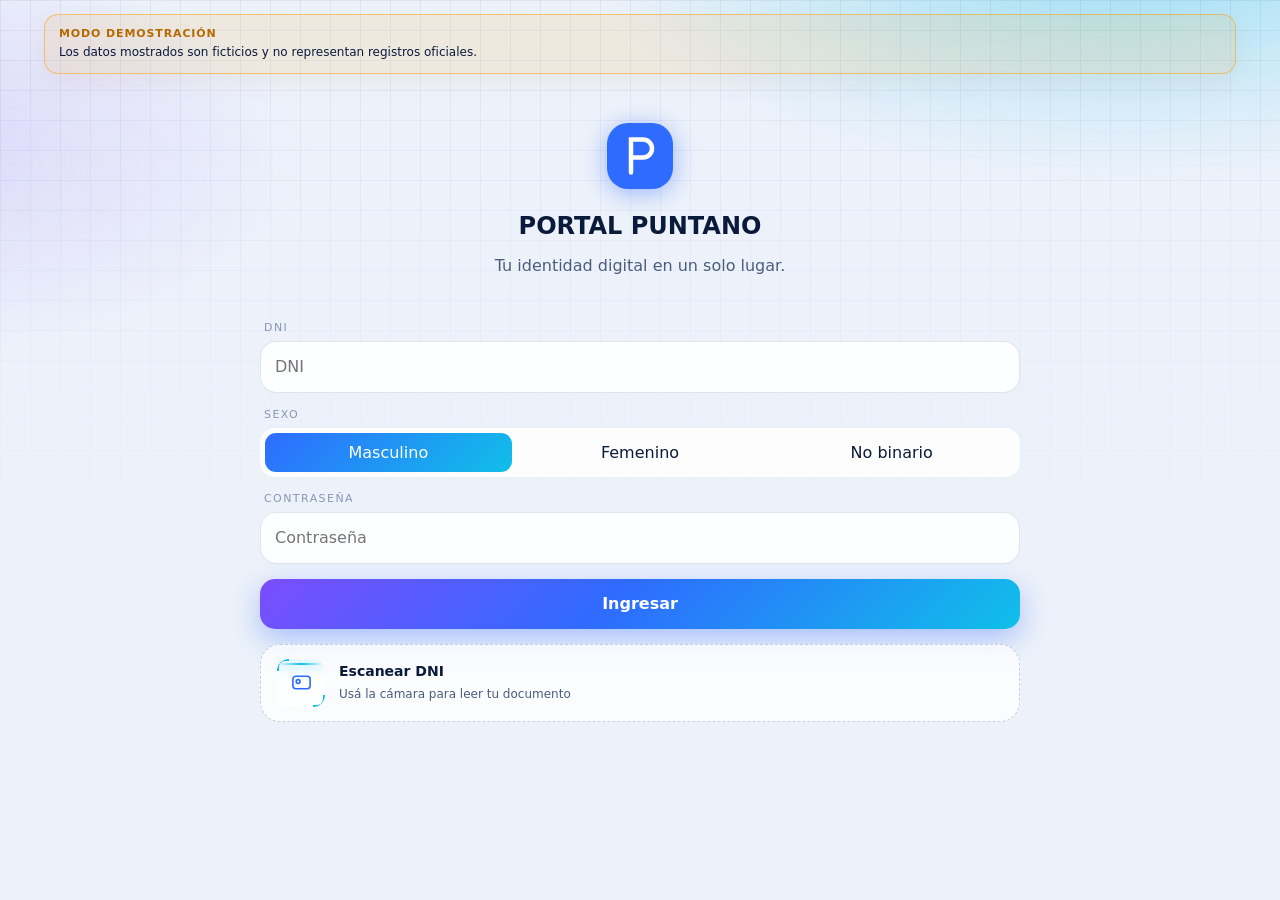
<file: app/src/main/assets/ui/index.html>
<!doctype html>
<html lang="es" data-theme="auto">
<head>
  <meta charset="utf-8">
  <title>Portal Puntano 5.0</title>
  <meta name="viewport" content="width=device-width, initial-scale=1, viewport-fit=cover, user-scalable=no">
  <meta name="color-scheme" content="light dark">
  <meta http-equiv="Content-Security-Policy" content="default-src 'none'; script-src 'self'; style-src 'self' 'unsafe-inline'; img-src 'self' data:; font-src 'self'; connect-src 'self'; object-src 'none'; frame-src 'none'; worker-src 'none'; base-uri 'none'; form-action 'none'">
  <link rel="stylesheet" href="css/tokens.css">
  <link rel="stylesheet" href="css/components.css">
  <link rel="stylesheet" href="css/visual-identity.css">
</head>
<body>
  <div id="app" class="app-shell"></div>
  <script src="js/icons.js"></script><script src="js/mock.js"></script><script src="js/bridge.js"></script><script src="js/screens.js"></script><script src="js/app.js"></script>
</body>
</html>
</file>
<file: app/src/main/assets/ui/css/tokens.css>
/* ==========================================================================
   PORTAL PUNTANO 5.0 — Design tokens
   Estilo: High-Tech Corporativo · "Utopía futurista"
   Luz perlada, vidrio esmerilado, cian eléctrico + violeta aurora.
   El magenta de la marca 4.0 (#932a7e) sobrevive como acento institucional.
   ========================================================================== */

:root {
  /* Superficies */
  --bg:            #edf2fa;
  --bg-2:          #e2eaf6;
  --surface:       rgba(255, 255, 255, .72);
  --surface-2:     rgba(255, 255, 255, .88);
  --surface-solid: #ffffff;
  --line:          rgba(22, 52, 112, .12);
  --line-strong:   rgba(22, 52, 112, .22);
  --grid:          rgba(30, 70, 150, .07);

  /* Tinta */
  --ink:   #0a1a3a;
  --ink-2: #4b5d7d;
  --ink-3: #8797b3;
  --on-accent: #ffffff;

  /* Acentos */
  --cyan:    #10bfe9;
  --blue:    #2f6bff;
  --violet:  #7b4dff;
  --magenta: #c2399b;
  --mint:    #12b87b;
  --amber:   #f5a524;
  --rose:    #ff4d6d;

  --grad-primary: linear-gradient(135deg, #2f6bff 0%, #10bfe9 100%);
  --grad-aurora:  linear-gradient(135deg, #7b4dff 0%, #2f6bff 46%, #10bfe9 100%);
  --grad-brand:   linear-gradient(135deg, #c2399b 0%, #7b4dff 55%, #2f6bff 100%);
  --grad-night:   linear-gradient(160deg, #0b1a45 0%, #10285f 55%, #0d3a78 100%);

  /* Sombras y brillos */
  --shadow-sm:  0 1px 2px rgba(10, 26, 58, .06), 0 4px 14px rgba(10, 26, 58, .06);
  --shadow-md:  0 2px 4px rgba(10, 26, 58, .05), 0 14px 34px rgba(30, 70, 150, .14);
  --shadow-lg:  0 24px 60px rgba(30, 70, 150, .22);
  --glow-cyan:  0 0 0 1px rgba(16, 191, 233, .35), 0 8px 28px rgba(16, 191, 233, .38);
  --glow-blue:  0 10px 30px rgba(47, 107, 255, .38);

  /* Forma */
  --r-sm: 12px;
  --r-md: 18px;
  --r-lg: 26px;
  --r-xl: 34px;

  /* Tipografía (sin dependencias de red: la app funciona offline) */
  --font:      "Inter", "SF Pro Display", "Segoe UI Variable", "Segoe UI", Roboto, system-ui, sans-serif;
  --font-mono: ui-monospace, "SF Mono", "JetBrains Mono", Menlo, Consolas, monospace;

  /* Zonas seguras — Kotlin las sobreescribe con los insets reales */
  --safe-top: 0px;
  --safe-bottom: 0px;

  --ease: cubic-bezier(.22, .8, .24, 1);
}

/* Modo noche "Órbita" */
:root[data-theme="dark"],
:root[data-theme="auto"].is-dark {
  --bg:            #050b1e;
  --bg-2:          #081230;
  --surface:       rgba(20, 34, 72, .58);
  --surface-2:     rgba(26, 42, 88, .78);
  --surface-solid: #0e1a3d;
  --line:          rgba(140, 180, 255, .16);
  --line-strong:   rgba(140, 180, 255, .30);
  --grid:          rgba(120, 170, 255, .08);
  --ink:   #eaf1ff;
  --ink-2: #a7b7d9;
  --ink-3: #6f82ab;
  --shadow-sm:  0 1px 2px rgba(0, 0, 0, .4), 0 4px 14px rgba(0, 0, 0, .35);
  --shadow-md:  0 2px 4px rgba(0, 0, 0, .4), 0 14px 34px rgba(0, 0, 0, .45);
  --shadow-lg:  0 24px 60px rgba(0, 0, 0, .55);
}

@media (prefers-color-scheme: dark) {
  :root[data-theme="auto"] {
    --bg: #050b1e; --bg-2: #081230;
    --surface: rgba(20, 34, 72, .58); --surface-2: rgba(26, 42, 88, .78); --surface-solid: #0e1a3d;
    --line: rgba(140, 180, 255, .16); --line-strong: rgba(140, 180, 255, .30);
    --grid: rgba(120, 170, 255, .08);
    --ink: #eaf1ff; --ink-2: #a7b7d9; --ink-3: #6f82ab;
    --shadow-sm: 0 1px 2px rgba(0,0,0,.4), 0 4px 14px rgba(0,0,0,.35);
    --shadow-md: 0 2px 4px rgba(0,0,0,.4), 0 14px 34px rgba(0,0,0,.45);
    --shadow-lg: 0 24px 60px rgba(0,0,0,.55);
  }
}
</file>
<file: app/src/main/assets/ui/css/components.css>
*,*::before,*::after{box-sizing:border-box}html,body{margin:0;min-height:100%;font-family:var(--font);color:var(--ink);background:var(--bg);-webkit-tap-highlight-color:transparent}button,input{font:inherit;color:inherit}button{border:0;cursor:pointer}a{color:inherit;text-decoration:none}.app-shell{height:100%;min-height:100dvh;position:relative;overflow:auto;background:radial-gradient(ellipse at 90% 0,rgba(16,191,233,.22),transparent 40%),radial-gradient(ellipse at 0 15%,rgba(123,77,255,.13),transparent 42%),var(--bg)}.demo-banner{display:flex;flex-direction:column;gap:4px;margin:0 0 16px;padding:12px 14px;border:1px solid #f5a52480;border-radius:14px;background:#f5a5241c;color:var(--ink);font-size:12px}.demo-banner b{font-size:11px;letter-spacing:.08em;color:#b56a00}.demo-banner span{line-height:1.4}.screen{min-height:100dvh;padding:calc(var(--safe-top) + 18px) 18px calc(var(--safe-bottom) + 100px);animation:rise .35s ease both}.screen.no-tabs{padding-bottom:30px}.stack>*+*{margin-top:15px}.brandbar,.brand,.page-head,.section-title,.next,.row,.tabbar,.tile{display:flex;align-items:center}.brandbar,.section-title{justify-content:space-between;margin-bottom:18px}.brand{gap:10px}.brand-mark{width:42px;height:42px}.brand-name{font-weight:800}.brand-name small{display:block;color:var(--ink-3);font-size:10px;letter-spacing:.2em}.brand-name b,.hero em{background:var(--grad-aurora);background-clip:text;color:transparent}.icon-btn{width:44px;height:44px;border-radius:15px;background:var(--surface);border:1px solid var(--line);display:grid;place-items:center}.page-head{gap:12px;margin-bottom:20px}.page-head h1{font-size:23px;margin:0}.page-head p{margin:5px 0;color:var(--ink-2);font-size:13px}.glass{background:var(--surface);border:1px solid var(--line);border-radius:var(--r-lg);box-shadow:var(--shadow-md);backdrop-filter:blur(16px)}.glass.pad{padding:18px}.hero{padding:24px 20px;border-radius:var(--r-xl);background:var(--grad-night);color:#eaf3ff;box-shadow:var(--shadow-lg);position:relative;overflow:hidden}.hero h2{font-size:27px;margin:10px 0}.hero p{color:#c5d5f4;font-size:14px}.eyebrow{font:600 10px var(--font-mono);letter-spacing:.18em;text-transform:uppercase;color:var(--ink-3)}.kpis{display:grid;grid-template-columns:repeat(3,1fr);gap:8px;margin-top:22px}.kpi{padding:12px 8px;border-radius:15px;background:#ffffff16;border:1px solid #ffffff22}.kpi b,.kpi span{display:block}.kpi b{font-size:22px}.kpi span{font-size:10px;color:#c5d5f4}.section-title{margin:24px 0 12px}.section-title h3{margin:0;font-size:17px}.btn{min-height:50px;padding:0 18px;border-radius:15px;font-weight:700}.btn-primary{background:var(--grad-aurora);color:#fff;box-shadow:var(--glow-blue)}.btn.block{width:100%}.btn-link{background:none;color:var(--blue);font-weight:700}.field{display:block}.field>span{display:block;margin:0 0 7px 4px;font-size:11px;letter-spacing:.13em;text-transform:uppercase;color:var(--ink-3)}.field input{width:100%;height:52px;padding:0 14px;border-radius:15px;border:1px solid var(--line);background:var(--surface-2);outline:none}.field input:focus{border-color:var(--cyan);box-shadow:0 0 0 3px #10bfe933}.seg{display:flex;gap:5px;padding:5px;border-radius:15px;background:var(--surface-2)}.seg button{flex:1;padding:10px;border-radius:11px;background:transparent}.seg .on{background:var(--grad-primary);color:white}.login-top{text-align:center;padding:30px 0}.login-top .brand-mark{width:72px;height:72px}.login-top h1{font-size:24px}.login-top p{color:var(--ink-2)}.links{display:flex;justify-content:space-between;flex-wrap:wrap}.tabbar{position:fixed;z-index:10;bottom:0;left:0;right:0;justify-content:space-around;padding:10px 5px calc(10px + var(--safe-bottom));background:var(--surface-solid);border-top:1px solid var(--line);box-shadow:0 -8px 30px #071c3b12}.tab{display:flex;flex-direction:column;align-items:center;gap:4px;min-width:50px;background:none;color:var(--ink-3);font-size:10px}.tab.on{color:var(--blue);font-weight:800}.i{width:23px;height:23px;fill:none;stroke:currentColor;stroke-width:1.7;stroke-linecap:round;stroke-linejoin:round}.tile{width:100%;gap:12px;text-align:left;padding:14px;border-radius:18px;background:var(--surface);border:1px solid var(--line);margin:8px 0}.tile .ico,.row .ico{width:42px;height:42px;border-radius:13px;background:var(--surface-2);display:grid;place-items:center;color:var(--blue)}.tile strong,.tile small{display:block}.tile small{color:var(--ink-2);margin-top:4px}.tile .go{margin-left:auto}.list{overflow:hidden}.row{width:100%;gap:12px;padding:14px;text-align:left;background:transparent;border-bottom:1px solid var(--line)}.row:last-child{border-bottom:0}.grow{flex:1;min-width:0}.grow b,.grow span{display:block}.grow span{font-size:12px;color:var(--ink-2);margin-top:4px}.chip{display:inline-flex;padding:7px 10px;border-radius:999px;background:#10bfe91a;color:var(--blue);font-size:10px;font-weight:800}.chip.ok{color:var(--mint)}.chip.warn{color:var(--amber)}.next{gap:12px;padding:15px}.datebadge{width:52px;height:58px;display:grid;place-items:center;border-radius:14px;background:var(--grad-primary);color:#fff}.datebadge b,.datebadge span{display:block;text-align:center}.datebadge b{font-size:21px}.datebadge span{font-size:10px}.next h4{margin:0 0 5px}.next p{margin:0;font-size:12px;color:var(--ink-2)}.empty,.error{padding:20px}.toast{position:fixed;z-index:20;bottom:90px;left:18px;right:18px;padding:14px;border-radius:14px;background:#0b1a45;color:#fff;box-shadow:var(--shadow-lg)}@keyframes rise{from{opacity:0;transform:translateY(8px)}to{opacity:1;transform:none}}

/* RESTAURACIÓN VISUAL PORTAL PUNTANO 5.0 */
.app-shell{isolation:isolate;background:radial-gradient(ellipse at 92% 2%,rgba(16,191,233,.22),transparent 38%),radial-gradient(ellipse at 2% 18%,rgba(123,77,255,.18),transparent 40%),linear-gradient(var(--bg),var(--bg));}
.app-shell::before{content:"";position:fixed;inset:0;z-index:-1;pointer-events:none;background-image:linear-gradient(rgba(83,145,208,.045) 1px,transparent 1px),linear-gradient(90deg,rgba(83,145,208,.045) 1px,transparent 1px);background-size:28px 28px;mask-image:linear-gradient(to bottom,black,transparent 88%);}
.screen{animation:portal-enter .42s cubic-bezier(.2,.75,.25,1) both;}
.brandbar{padding:4px 0 16px;}
.brand-mark{filter:drop-shadow(0 0 10px rgba(16,191,233,.28));}
.hero{border:1px solid rgba(141,190,255,.22);background:radial-gradient(ellipse at 100% 0,rgba(16,191,233,.23),transparent 52%),radial-gradient(ellipse at 0 100%,rgba(123,77,255,.28),transparent 58%),linear-gradient(135deg,#101d48,#07142e 72%);box-shadow:0 18px 48px rgba(5,15,45,.22),inset 0 1px rgba(255,255,255,.08);}
.hero::after{content:"";position:absolute;width:180px;height:180px;right:-75px;bottom:-100px;border-radius:50%;border:1px solid rgba(70,205,255,.22);box-shadow:0 0 0 18px rgba(70,205,255,.035),0 0 0 38px rgba(70,205,255,.025);pointer-events:none;}
.kpi{backdrop-filter:blur(10px);transition:transform .2s ease,background .2s ease;}
.tile{position:relative;overflow:hidden;transition:transform .2s ease,border-color .2s ease,box-shadow .2s ease;background:linear-gradient(135deg,var(--surface),var(--surface-2));}
.tile::before{content:"";position:absolute;inset:0 auto 0 0;width:3px;background:var(--grad-aurora);opacity:0;transition:opacity .2s ease;}
.tile .ico{flex:0 0 42px;border:1px solid var(--line);transition:transform .2s ease,box-shadow .2s ease;}
.tile .go{transition:transform .2s ease;color:var(--ink-3);}
.tabbar{backdrop-filter:blur(22px);-webkit-backdrop-filter:blur(22px);background:color-mix(in srgb,var(--surface-solid) 88%,transparent);border-top-color:rgba(114,163,222,.2);padding-top:12px;}
.tab{position:relative;min-width:58px;padding:2px 5px 4px;transition:color .2s ease,transform .2s ease;}
.tab .i{transition:filter .2s ease,transform .2s ease;}
.tab.on .i{filter:drop-shadow(0 0 7px rgba(16,191,233,.48));}
.btn-primary{background:linear-gradient(115deg,#466bff 0%,#6b50f5 48%,#10bfe9 100%);background-size:160% 100%;transition:background-position .25s ease,transform .2s ease,box-shadow .2s ease;}
.icon-btn,.field input,.seg,.glass{transition:border-color .2s ease,box-shadow .2s ease,background-color .2s ease;}
.glass{backdrop-filter:blur(18px);-webkit-backdrop-filter:blur(18px);}
.demo-banner{box-shadow:0 8px 24px rgba(181,106,0,.07);}
@keyframes portal-enter{from{opacity:0;transform:translateY(10px) scale(.992);filter:blur(2px)}to{opacity:1;transform:translateY(0) scale(1);filter:blur(0)}}
@media(hover:hover){.tile:hover{transform:translateY(-2px);border-color:rgba(16,191,233,.48);box-shadow:0 12px 28px rgba(20,75,130,.12)}.tile:hover::before{opacity:1}.tile:hover .ico{transform:scale(1.04);box-shadow:0 0 18px rgba(16,191,233,.13)}.tile:hover .go{transform:translateX(3px)}.btn-primary:hover{background-position:100% 0;box-shadow:0 8px 28px rgba(45,130,255,.28)}.icon-btn:hover{border-color:rgba(16,191,233,.5)}}
@media(prefers-reduced-motion:reduce){.screen,.tile,.tile::before,.tile .ico,.tile .go,.tab,.tab .i,.btn-primary{animation:none!important;transition:none!important}}

/* Detalle de registros y tarjetas de credenciales */
.row{display:flex;align-items:center;text-align:left;width:100%;color:var(--ink);font:inherit;cursor:pointer}.row> .i{flex:0 0 20px;color:var(--ink-3)}.detail-list{padding:4px 16px}.detail-field{padding:14px 0;border-bottom:1px solid var(--line);display:flex;flex-direction:column;gap:6px}.detail-field:last-child{border-bottom:0}.detail-field>span{font-size:11px;letter-spacing:.08em;text-transform:uppercase;color:var(--ink-3)}.detail-field>b{font-size:14px;font-weight:600;line-height:1.5;overflow-wrap:anywhere}.detail-list .empty{color:var(--ink-2);line-height:1.5}
</file>
<file: app/src/main/assets/ui/css/visual-identity.css>
/* Portal Puntano 5.0 — capa visual de la interfaz original.
   Se carga después de components.css para corregir reglas heredadas del repositorio. */
.app-shell {
  position: relative;
  isolation: isolate;
  height: 100dvh;
  min-height: 0;
  overflow: hidden;
  background: var(--bg);
  color: var(--ink);
}
.app-shell::before {
  content: "";
  position: absolute;
  inset: 0;
  z-index: -2;
  pointer-events: none;
  background:
    radial-gradient(60% 38% at 88% -6%, rgba(16,191,233,.36), transparent 70%),
    radial-gradient(52% 34% at -12% 18%, rgba(123,77,255,.22), transparent 70%),
    radial-gradient(70% 40% at 50% 112%, rgba(47,107,255,.26), transparent 70%);
}
.app-shell::after {
  content: "";
  position: absolute;
  inset: 0;
  z-index: -1;
  pointer-events: none;
  background-image:
    linear-gradient(var(--grid) 1px, transparent 1px),
    linear-gradient(90deg, var(--grid) 1px, transparent 1px);
  background-size: 30px 30px;
  -webkit-mask-image: linear-gradient(180deg, #000 0%, transparent 62%);
  mask-image: linear-gradient(180deg, #000 0%, transparent 62%);
}
.screen {
  position: relative;
  height: 100%;
  min-height: 0;
  overflow-y: auto;
  overflow-x: hidden;
  padding: calc(var(--safe-top) + 14px) 18px calc(var(--safe-bottom) + 112px);
  scrollbar-width: none;
  animation: rise .5s var(--ease) both;
}
.screen::-webkit-scrollbar { display: none; }
.screen.no-tabs { padding-bottom: calc(var(--safe-bottom) + 28px); }
.brand-mark { filter: drop-shadow(0 4px 12px rgba(47,107,255,.45)); }
.brand-name { line-height: 1; font-weight: 700; letter-spacing: .02em; }
.brand-name small {
  display: block;
  margin-top: 3px;
  font: 600 9.5px/1 var(--font-mono);
  letter-spacing: .26em;
  color: var(--ink-3);
  text-transform: uppercase;
}
.icon-btn {
  border-radius: 14px;
  background: var(--surface);
  border: 1px solid var(--line);
  backdrop-filter: blur(14px);
  -webkit-backdrop-filter: blur(14px);
  box-shadow: var(--shadow-sm);
  transition: transform .2s var(--ease), box-shadow .2s;
}
.icon-btn:active { transform: scale(.93); }
.glass {
  position: relative;
  background: var(--surface);
  border: 1px solid var(--line);
  border-radius: var(--r-lg);
  backdrop-filter: blur(18px) saturate(1.4);
  -webkit-backdrop-filter: blur(18px) saturate(1.4);
  box-shadow: var(--shadow-md);
}
.glass.pad { padding: 16px; }
.hero {
  position: relative;
  overflow: hidden;
  isolation: isolate;
  color: #eaf3ff;
  border-radius: var(--r-xl);
  padding: 22px 20px 20px;
  background: var(--grad-night);
  box-shadow: var(--shadow-lg), inset 0 1px 0 rgba(255,255,255,.18);
}
.hero::before {
  content: "";
  position: absolute;
  inset: -40% -20% auto auto;
  width: 90%;
  aspect-ratio: 1;
  border-radius: 50%;
  background: radial-gradient(closest-side, rgba(16,191,233,.55), transparent 70%);
  filter: blur(10px);
  animation: drift 9s ease-in-out infinite alternate;
  z-index: -1;
}
.hero::after {
  content: "";
  position: absolute;
  inset: 0;
  pointer-events: none;
  opacity: .5;
  background-image:
    linear-gradient(rgba(160,200,255,.10) 1px, transparent 1px),
    linear-gradient(90deg, rgba(160,200,255,.10) 1px, transparent 1px);
  background-size: 26px 26px;
  -webkit-mask-image: radial-gradient(80% 90% at 85% 10%, #000, transparent);
  mask-image: radial-gradient(80% 90% at 85% 10%, #000, transparent);
}
.hero > * { position: relative; z-index: 1; }
.hero .eyebrow { color: rgba(190,215,255,.7); }
.hero h2 { margin: 8px 0 2px; font-size: 25px; line-height: 1.12; letter-spacing: -.015em; }
.hero h2 em {
  font-style: normal;
  background: linear-gradient(90deg, #7fe7ff, #b9a4ff);
  -webkit-background-clip: text;
  background-clip: text;
  color: transparent;
}
.hero p { margin: 0; color: rgba(214,228,255,.78); font-size: 13.5px; }
.kpis { display: grid; grid-template-columns: repeat(3, minmax(0,1fr)); gap: 10px; margin-top: 18px; }
.kpi {
  min-width: 0;
  padding: 12px 8px 11px;
  border-radius: 16px;
  background: rgba(255,255,255,.08);
  border: 1px solid rgba(190,215,255,.18);
  backdrop-filter: blur(10px);
  -webkit-backdrop-filter: blur(10px);
}
.kpi b { display: block; font: 700 24px/1 var(--font); letter-spacing: -.02em; }
.kpi span { display: block; margin-top: 6px; font: 600 9.5px/1.2 var(--font-mono); letter-spacing: .08em; text-transform: uppercase; color: rgba(190,215,255,.72); }
.section-title { display: flex; align-items: baseline; justify-content: space-between; margin: 22px 4px 10px; }
.section-title h3 { margin: 0; font-size: 15px; letter-spacing: -.005em; }
.grid-2 { display: grid; grid-template-columns: repeat(2,minmax(0,1fr)); gap: 12px; }
.tile {
  position: relative;
  display: flex;
  flex-direction: column;
  align-items: flex-start;
  gap: 14px;
  text-align: left;
  overflow: hidden;
  min-height: 132px;
  padding: 16px;
  border-radius: var(--r-lg);
  background: var(--surface);
  border: 1px solid var(--line);
  box-shadow: var(--shadow-md);
  backdrop-filter: blur(16px) saturate(1.3);
  -webkit-backdrop-filter: blur(16px) saturate(1.3);
  transition: transform .25s var(--ease), box-shadow .25s;
}
.tile:active { transform: scale(.965); }
.tile::after {
  content: "";
  position: absolute;
  right: -30px;
  bottom: -40px;
  width: 120px;
  height: 120px;
  border-radius: 50%;
  background: radial-gradient(closest-side, var(--tone-a, var(--cyan)), transparent 72%);
  opacity: .22;
  transition: opacity .3s;
  pointer-events: none;
}
.tile .ico {
  width: 46px;
  height: 46px;
  display: grid;
  place-items: center;
  border-radius: 15px;
  color: #fff;
  font-size: 22px;
  background: linear-gradient(140deg, var(--tone-a, #2f6bff), var(--tone-b, #10bfe9));
  box-shadow: 0 8px 20px -6px var(--tone-a, #2f6bff);
}
.tile > span:not(.ico):not(.go) { position: relative; z-index: 1; }
.tile strong { display: block; font-size: 14.5px; line-height: 1.15; letter-spacing: -.005em; }
.tile small { display: block; margin-top: 4px; font-size: 11.5px; color: var(--ink-2); }
.tile .go { position: absolute; top: 14px; right: 14px; color: var(--ink-3); font-size: 18px; }
.tile:nth-of-type(2n) { --tone-a: #12b87b; --tone-b: #10bfe9; }
.tile:nth-of-type(3n) { --tone-a: #2f6bff; --tone-b: #6ea0ff; }
.tile:nth-of-type(4n) { --tone-a: #c2399b; --tone-b: #ff6fb0; }
.row {
  display: flex;
  align-items: center;
  gap: 14px;
  width: 100%;
  padding: 12px;
  border-radius: 18px;
  text-align: left;
  transition: background .2s;
}
.row:active { background: rgba(47,107,255,.08); }
.row + .row { border-top: 1px solid var(--line); border-radius: 0; }
.row .ico {
  width: 42px;
  height: 42px;
  display: grid;
  place-items: center;
  border-radius: 13px;
  background: var(--surface-2);
  border: 1px solid var(--line);
  color: var(--blue);
  font-size: 20px;
}
.tabbar {
  position: absolute;
  left: 14px;
  right: 14px;
  bottom: calc(var(--safe-bottom) + 14px);
  z-index: 20;
  display: grid;
  grid-template-columns: repeat(5, minmax(0,1fr));
  gap: 2px;
  padding: 8px;
  border-radius: 28px;
  background: var(--surface-2);
  border: 1px solid var(--line-strong);
  backdrop-filter: blur(22px) saturate(1.5);
  -webkit-backdrop-filter: blur(22px) saturate(1.5);
  box-shadow: var(--shadow-lg);
}
.tab {
  display: flex;
  flex-direction: column;
  align-items: center;
  gap: 4px;
  min-width: 0;
  padding: 9px 0 7px;
  border-radius: 20px;
  color: var(--ink-3);
  font: 600 10px/1 var(--font);
  letter-spacing: .02em;
  transition: all .3s var(--ease);
}
.tab svg.i { width: 22px; height: 22px; }
.tab.on { color: #fff; background: var(--grad-aurora); box-shadow: var(--glow-blue); }
.demo-banner {
  position: relative;
  z-index: 2;
  display: flex;
  flex-direction: column;
  gap: 4px;
  margin: 0 0 16px;
  padding: 12px 14px;
  border: 1px solid rgba(245,165,36,.6);
  border-radius: 14px;
  background: rgba(245,165,36,.12);
  color: var(--ink);
  font-size: 12px;
}
.demo-banner b { font-size: 11px; letter-spacing: .08em; color: #b56a00; }
.demo-banner span { line-height: 1.4; }
.btn { position: relative; overflow: hidden; transition: transform .2s var(--ease), box-shadow .25s, filter .25s; }
.btn:active { transform: scale(.97); }
.btn-primary { color: var(--on-accent); background: var(--grad-aurora); box-shadow: var(--glow-blue); }
.btn-primary::after {
  content: "";
  position: absolute;
  inset: 0;
  transform: translateX(-120%);
  background: linear-gradient(100deg, transparent 30%, rgba(255,255,255,.45) 50%, transparent 70%);
  animation: sweep 4.2s ease-in-out infinite;
  pointer-events: none;
}
.btn-ghost { background: var(--surface); border: 1px solid var(--line-strong); color: var(--ink); }
.field input, .field select {
  background: var(--surface-2);
  border: 1px solid var(--line);
  border-radius: 16px;
}
.field input:focus, .field select:focus { border-color: var(--cyan); box-shadow: 0 0 0 4px rgba(16,191,233,.18); }
.toast {
  border-radius: 16px;
  background: rgba(10,26,58,.92);
  box-shadow: var(--shadow-lg);
}
@keyframes rise { from { opacity: 0; transform: translateY(14px); } to { opacity: 1; transform: none; } }
@keyframes drift { from { transform: translate(0,0) scale(1); } to { transform: translate(-6%,8%) scale(1.12); } }
@keyframes spin { to { transform: rotate(360deg); } }
@keyframes sweep { 0%,55% { transform: translateX(-120%); } 100% { transform: translateX(120%); } }
@media (max-width: 360px) {
  .screen { padding-left: 14px; padding-right: 14px; }
  .hero { padding: 20px 16px; }
  .kpi { padding: 10px 5px; }
  .kpi b { font-size: 21px; }
  .kpi span { font-size: 8px; letter-spacing: .04em; }
  .tile { padding: 13px; }
}
@media (prefers-reduced-motion: reduce) {
  *, *::before, *::after { animation: none !important; transition: none !important; }
}

/* Composición responsive de servicios en la pantalla principal */
.grid-2 { display:grid; grid-template-columns:repeat(2,minmax(0,1fr)); gap:11px; align-items:stretch; }
.grid-2 > .tile { width:100%; min-width:0; min-height:138px; margin:0; padding:14px; }
.grid-2 > .tile .ico { width:42px; height:42px; }
.grid-2 > .tile .go { right:12px; top:12px; }
@media (max-width:340px) {
  .grid-2 { gap:8px; }
  .grid-2 > .tile { min-height:126px; padding:11px; }
  .grid-2 > .tile strong { font-size:13px; }
  .grid-2 > .tile small { font-size:10px; }
}


/* ACCESIBILIDAD Y AJUSTES RESPONSIVOS: CAPA FINAL DE COMPONENTES */
:where(button, a, input, select, textarea, [tabindex]):focus-visible {
  outline: 3px solid var(--cyan, #10bfe9);
  outline-offset: 3px;
}
:where(button, a, input, select, textarea, [tabindex]):focus:not(:focus-visible) {
  outline: none;
}
button:disabled,
button[aria-disabled="true"] {
  cursor: not-allowed;
  opacity: .58;
  filter: saturate(.65);
}
.field input,
.field select,
.field textarea {
  max-width: 100%;
}
.field input:focus-visible,
.field select:focus-visible,
.field textarea:focus-visible {
  border-color: var(--cyan, #10bfe9);
  box-shadow: 0 0 0 3px rgba(16,191,233,.18);
}
.grid-2 > .tile { min-width: 0; }
.tile strong,
.tile small,
.grow b,
.grow span { overflow-wrap: anywhere; }
.tabbar { padding-bottom: max(8px, env(safe-area-inset-bottom)); }
.toast { z-index: 50; }
@media (max-width: 359px) {
  .screen { padding-left: 12px; padding-right: 12px; }
  .grid-2 { gap: 8px; }
  .tile { min-height: 120px; padding: 12px; gap: 10px; }
  .tile strong { font-size: 13px; }
  .tile small { font-size: 10.5px; }
  .kpis { gap: 6px; }
  .kpi { padding: 10px 5px; }
  .kpi b { font-size: 20px; }
  .tabbar { left: 8px; right: 8px; }
}
@media (min-width: 600px) {
  .screen { padding-left: clamp(22px, 5vw, 44px); padding-right: clamp(22px, 5vw, 44px); }
  .screen > .hero,
  .screen > .grid-2,
  .screen > .glass,
  .screen > .section-title,
  .screen > .page-head,
  .screen > .stack,
  .screen > .login-top {
    width: min(100%, 760px);
    margin-left: auto;
    margin-right: auto;
  }
  .grid-2 { gap: 14px; }
  .tile { min-height: 145px; padding: 18px; }
  .tabbar { left: 50%; right: auto; width: min(560px, calc(100% - 32px)); transform: translateX(-50%); }
}
@media (prefers-reduced-motion: reduce) {
  *, *::before, *::after {
    scroll-behavior: auto !important;
    animation-duration: .01ms !important;
    animation-iteration-count: 1 !important;
    transition-duration: .01ms !important;
  }
}


/* RECUPERACIÓN DE ELEMENTOS VISUALES PRESENTES EN EL DISEÑO DE REFERENCIA */
.hero { isolation: isolate; }
.hero .orbit {
  position: absolute;
  z-index: 0;
  top: -34px;
  right: -34px;
  width: 170px;
  height: 170px;
  opacity: .85;
  pointer-events: none;
}
.hero .orbit i {
  position: absolute;
  inset: 0;
  border: 1px solid rgba(150,210,255,.35);
  border-radius: 50%;
}
.hero .orbit i:nth-child(2) {
  inset: 22px;
  border-style: dashed;
  animation: spin 40s linear infinite;
}
.hero .orbit i:nth-child(3) {
  inset: 46px;
  border-color: rgba(190,160,255,.5);
  animation: spin 26s linear infinite reverse;
}
.hero .orbit i:nth-child(3)::after {
  position: absolute;
  top: -4px;
  left: 50%;
  width: 8px;
  height: 8px;
  border-radius: 50%;
  background: #7fe7ff;
  box-shadow: 0 0 14px #7fe7ff;
  content: "";
}
button.scan {
  position: relative;
  display: flex;
  align-items: center;
  gap: 14px;
  width: 100%;
  min-height: 76px;
  padding: 14px 16px;
  overflow: hidden;
  border: 1px dashed var(--line-strong);
  border-radius: 20px;
  background: var(--surface);
  text-align: left;
  transition: border-color .2s ease, background .2s ease, transform .2s ease;
}
button.scan:active { transform: scale(.985); }
button.scan .frame {
  position: relative;
  display: grid;
  flex: 0 0 48px;
  width: 48px;
  height: 48px;
  place-items: center;
  overflow: hidden;
  border-radius: 12px;
  background: var(--surface-2);
  color: var(--blue);
}
button.scan .frame::before,
button.scan .frame::after {
  position: absolute;
  width: 12px;
  height: 12px;
  border: 2px solid var(--cyan);
  content: "";
}
button.scan .frame::before {
  top: 0;
  left: 0;
  border-right: 0;
  border-bottom: 0;
  border-top-left-radius: 8px;
}
button.scan .frame::after {
  right: 0;
  bottom: 0;
  border-top: 0;
  border-left: 0;
  border-bottom-right-radius: 8px;
}
button.scan .beam {
  position: absolute;
  top: 4px;
  right: 0;
  left: 0;
  height: 2px;
  background: linear-gradient(90deg, transparent, var(--cyan), transparent);
  box-shadow: 0 0 14px var(--cyan);
  animation: scanline 2.6s ease-in-out infinite;
}
button.scan > span:last-child { display: block; min-width: 0; }
button.scan b { display: block; margin-bottom: 4px; font-size: 14px; }
button.scan span span { color: var(--ink-2); font-size: 12px; font-weight: 400; }
@keyframes scanline {
  0%, 100% { top: 4px; opacity: .2; }
  50% { top: calc(100% - 6px); opacity: 1; }
}
@media (prefers-reduced-motion: reduce) {
  .hero .orbit i,
  button.scan .beam { animation: none !important; }
}
</file>
